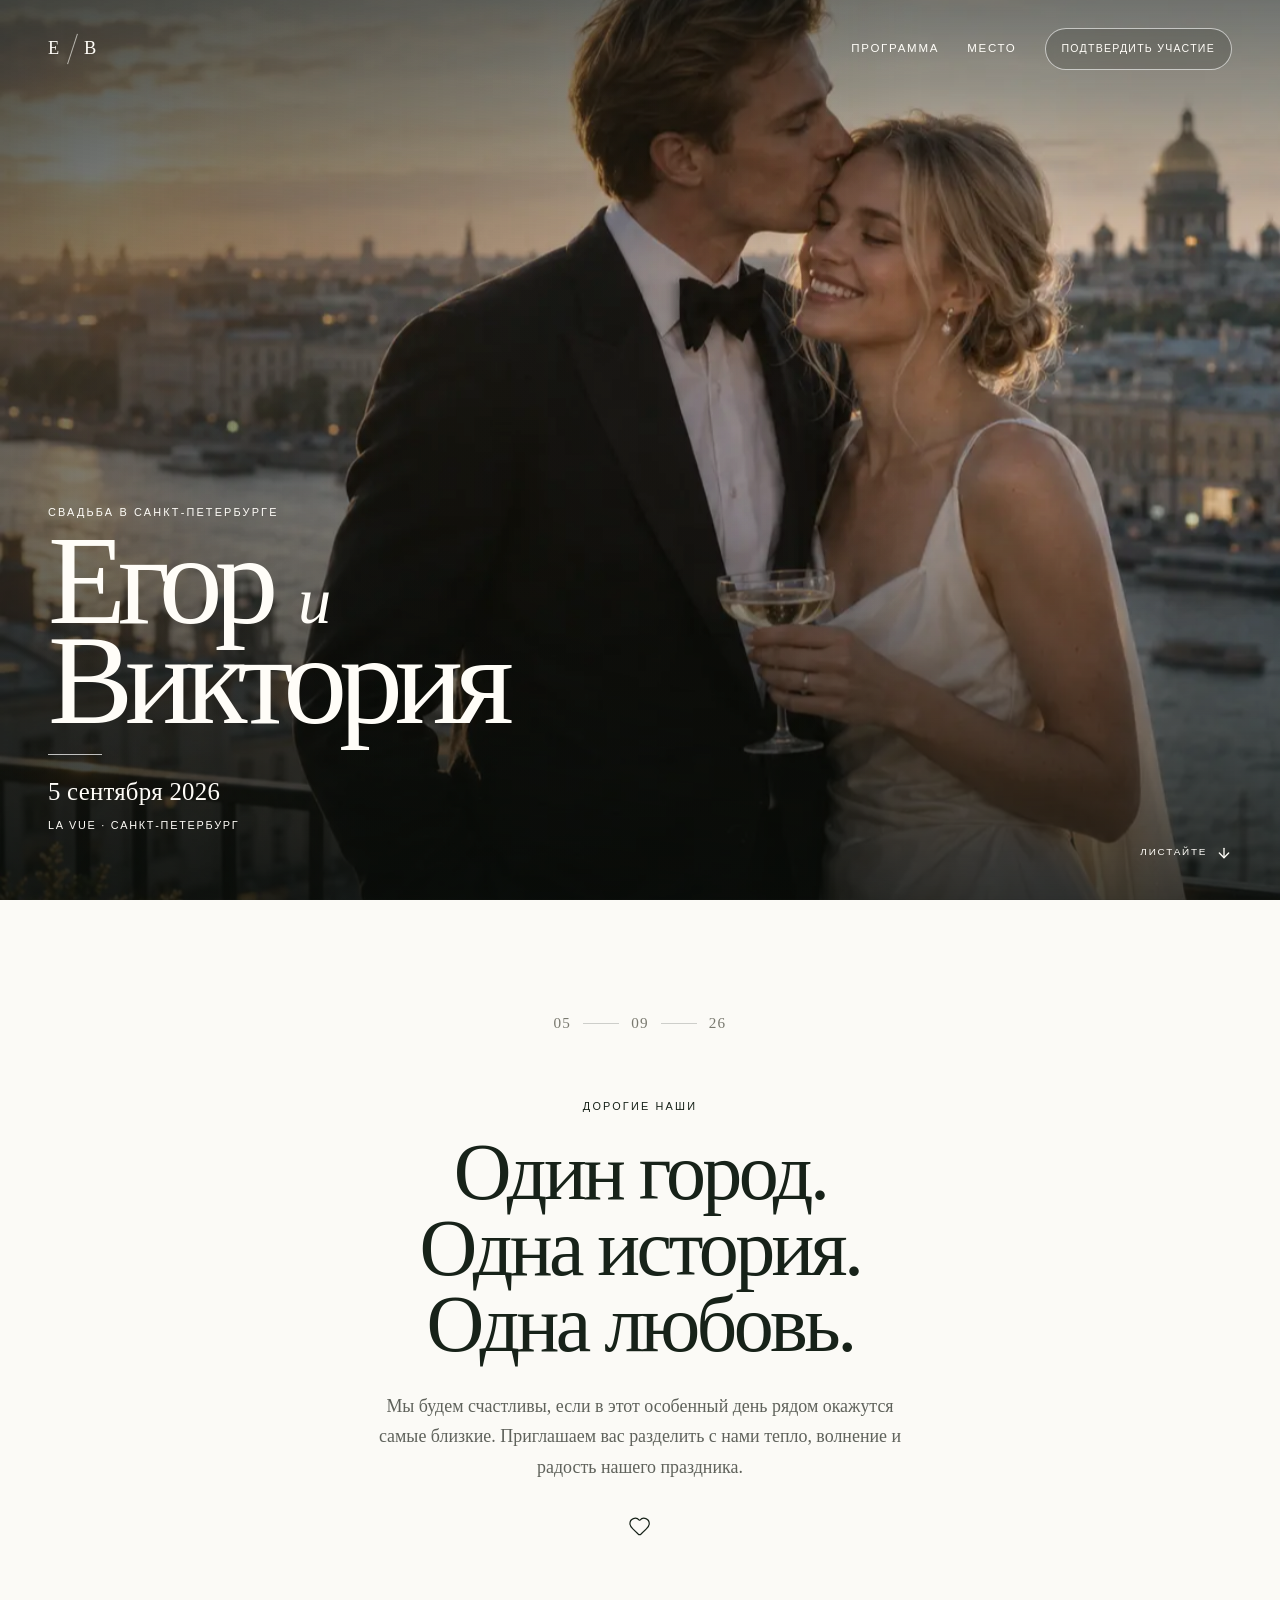
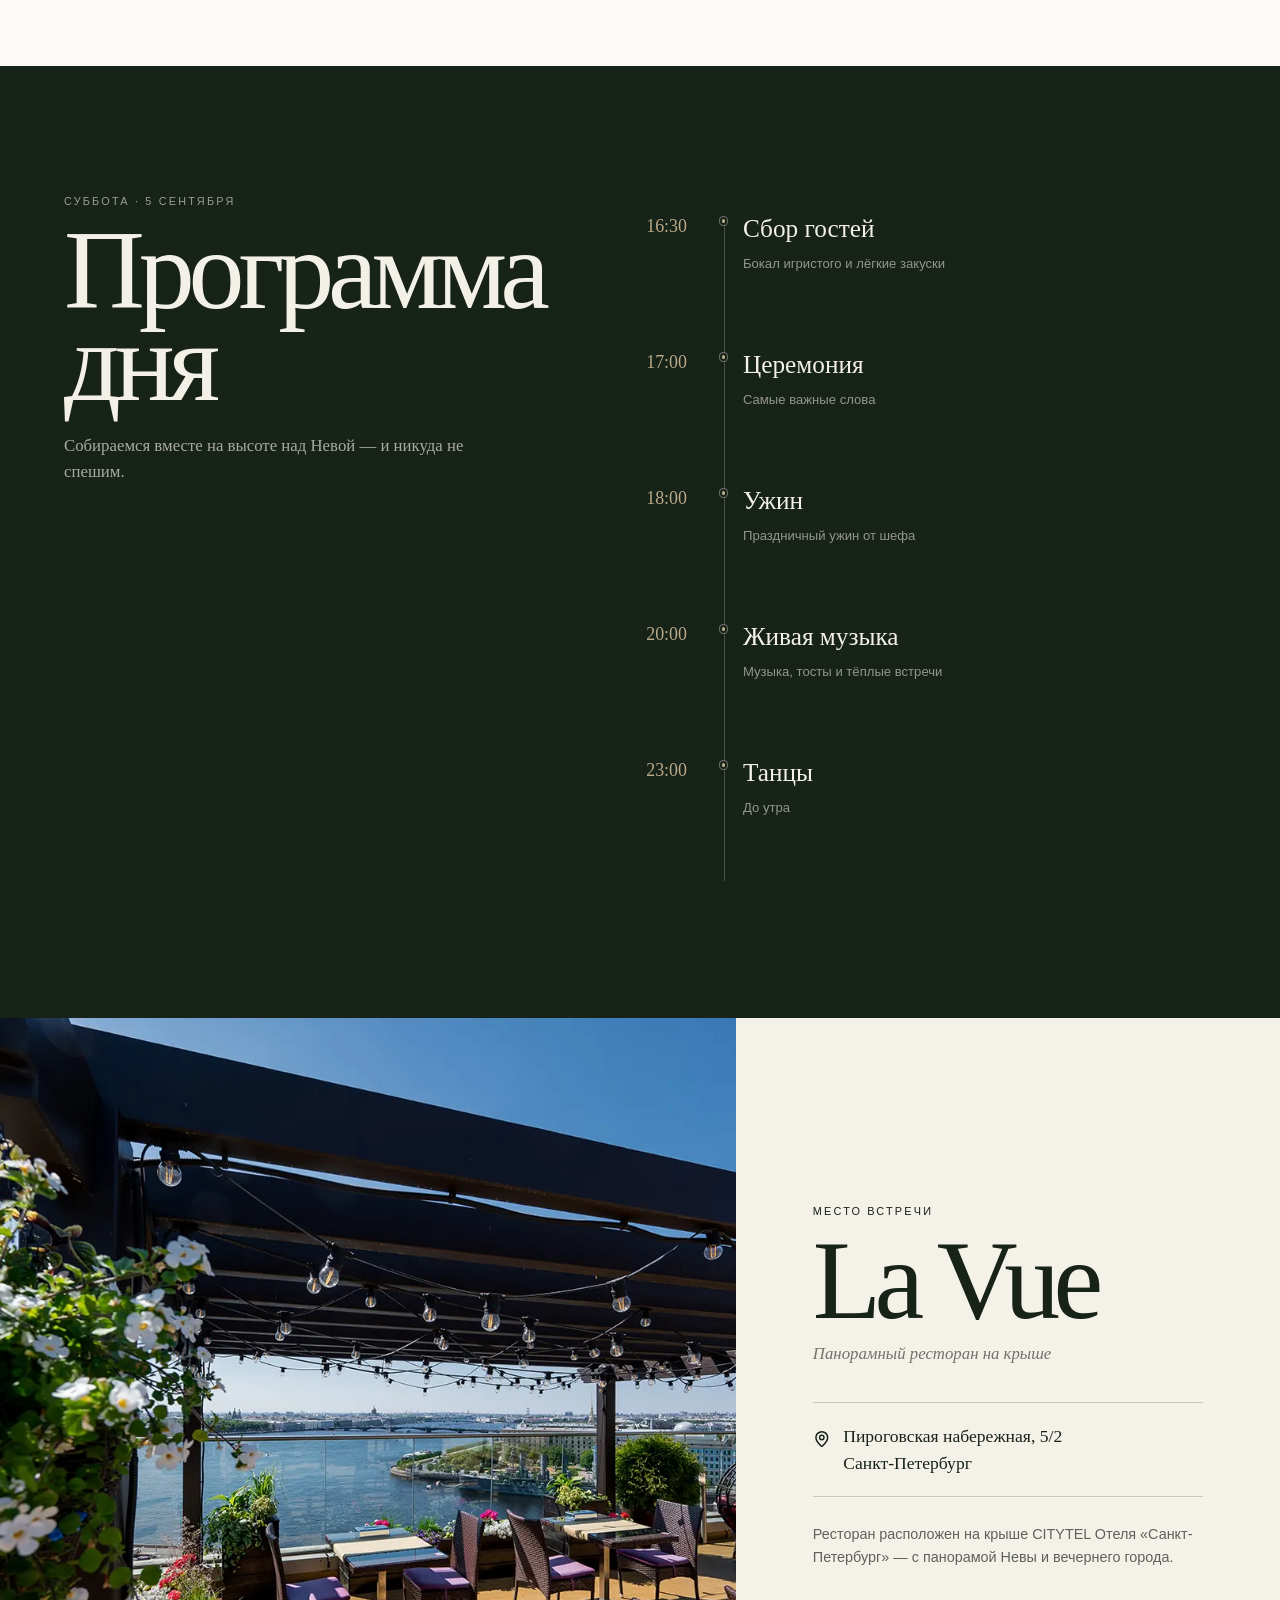
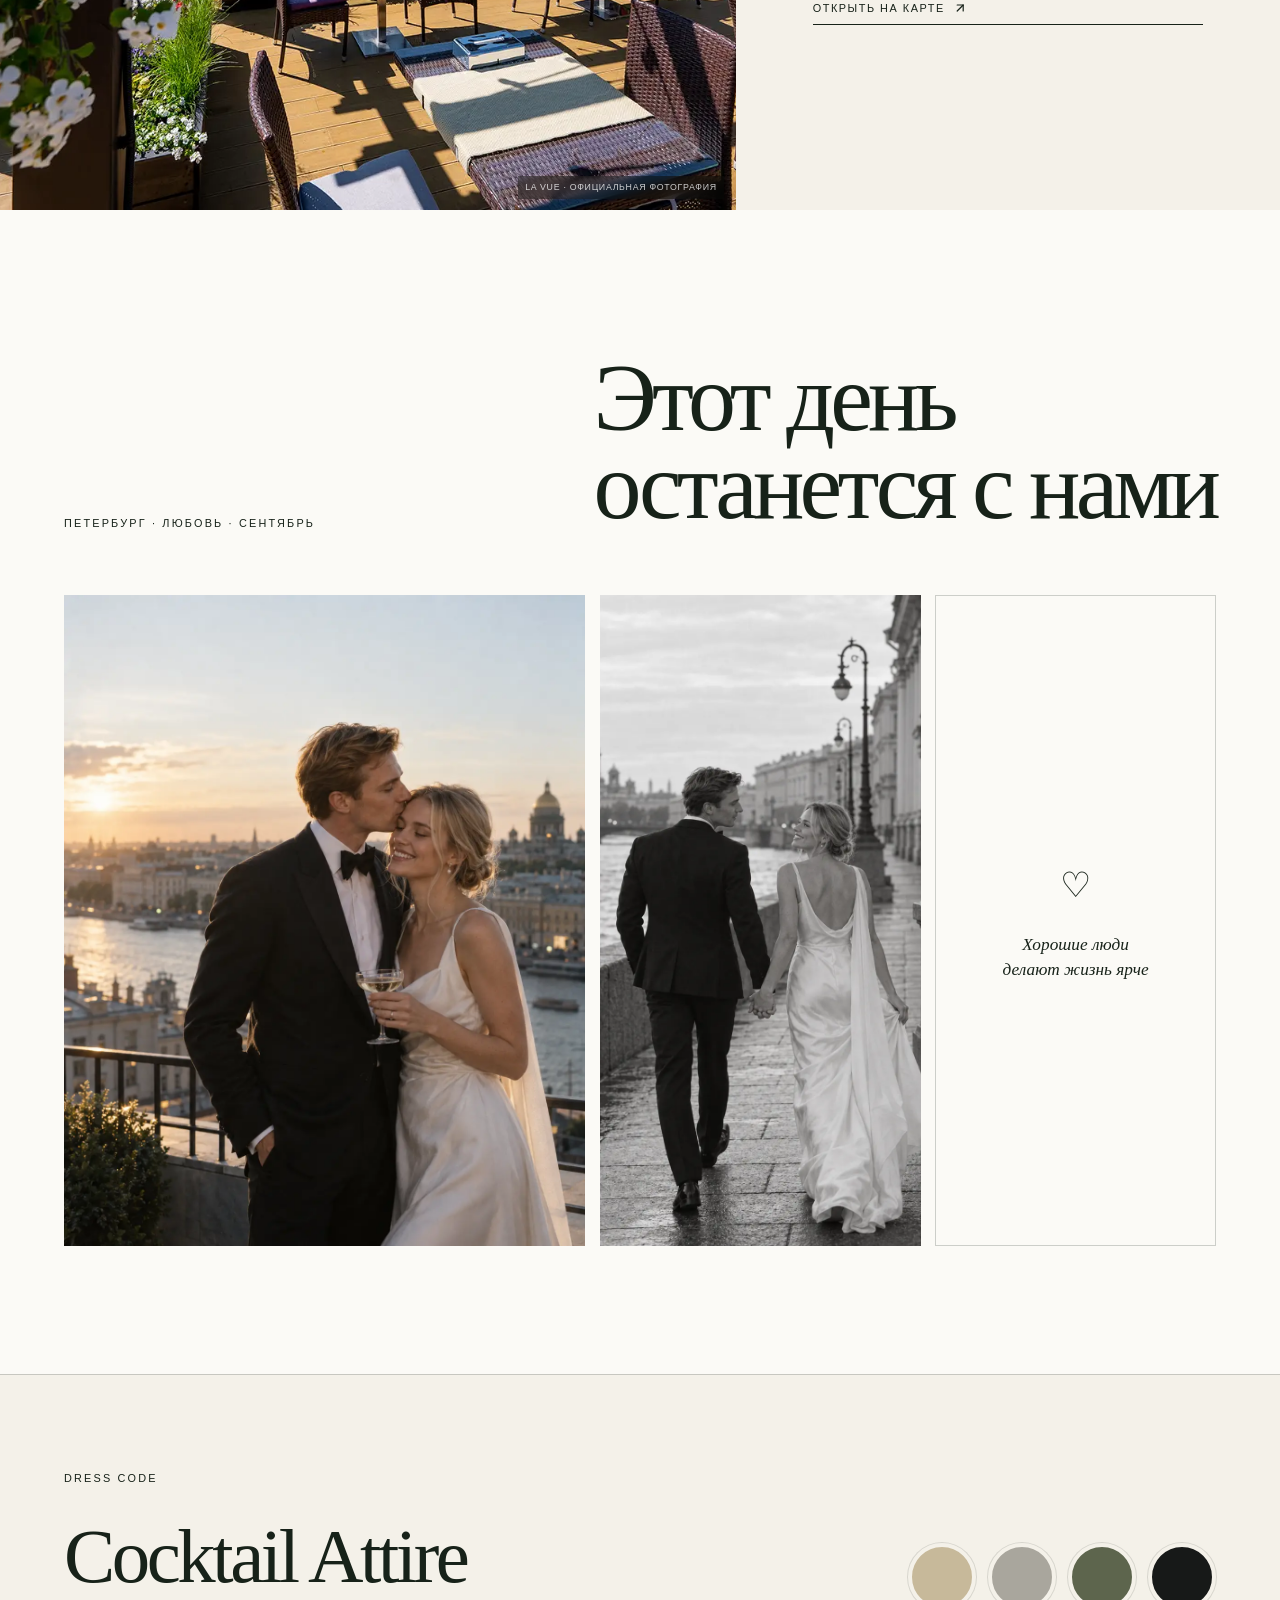
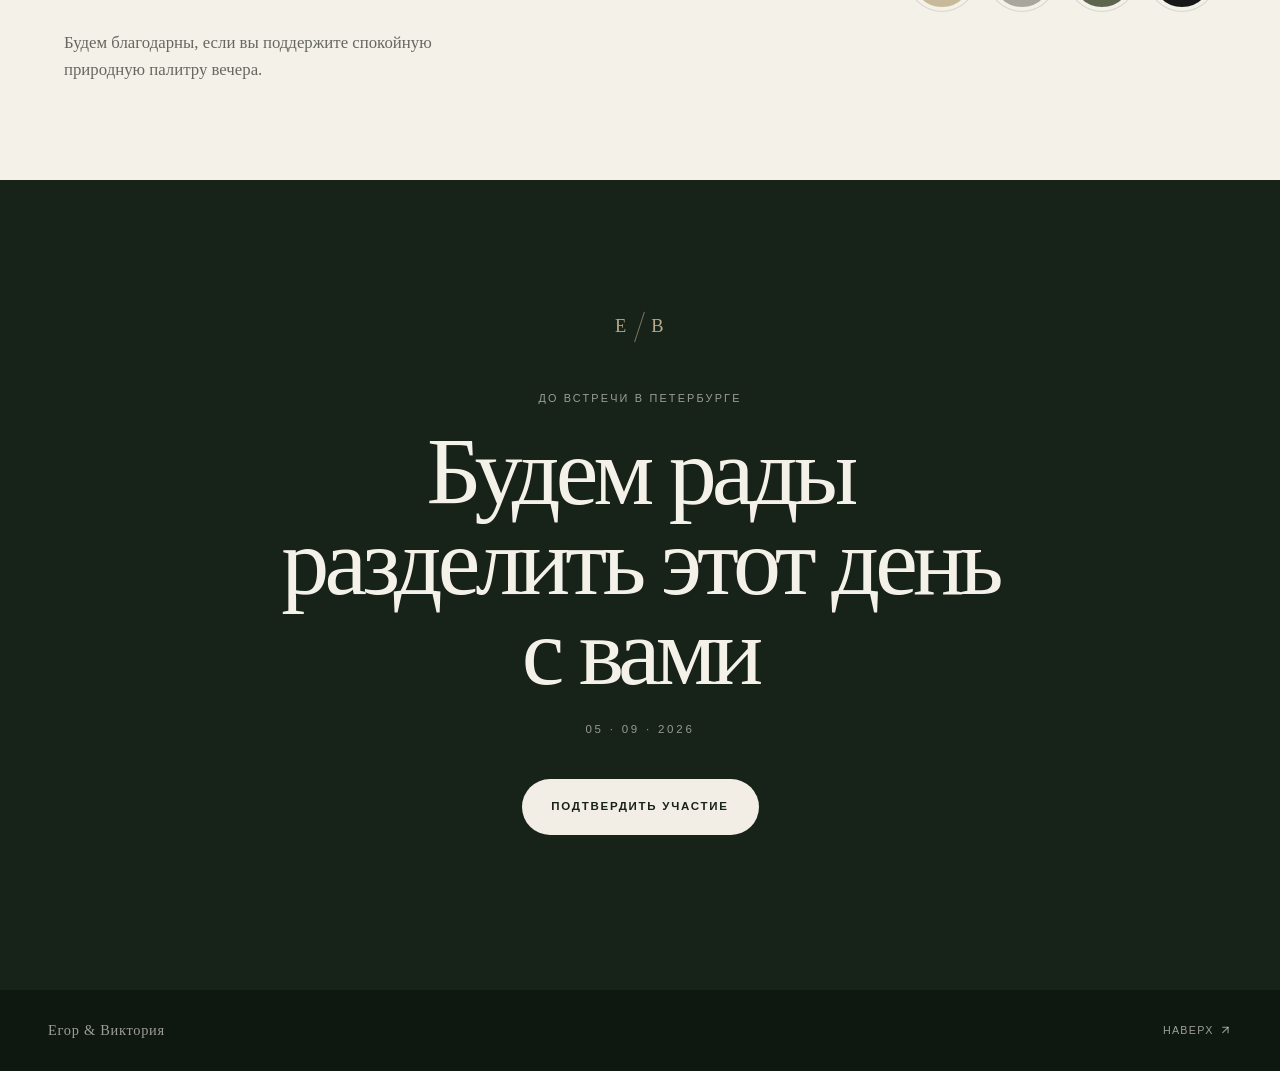
<file: index.html>
<!doctype html>
<html lang="ru">
  <head>
    <meta charset="utf-8" />
    <meta name="viewport" content="width=device-width, initial-scale=1" />
    <link rel="stylesheet" href="./_next/static/css/index.BrYz1V86.css" />
    <link rel="stylesheet" href="./static.css" />
    <title>Егор и Виктория — 5 сентября 2026</title>
    <meta
      name="description"
      content="Приглашение на свадьбу Егора и Виктории в Санкт-Петербурге."
    />
    <link rel="shortcut icon" href="./favicon.svg" />
    <link rel="icon" href="./favicon.svg" />
    <meta name="theme-color" content="#172219" />
  </head>
  <body>
    <main>
      <section class="hero" id="home" aria-labelledby="hero-title">
        <div class="hero-media" aria-hidden="true">
          <img
            src="./images/egor-viktoria-hero.webp"
            alt=""
            fetchpriority="high"
          />
        </div>
        <div class="hero-shade" aria-hidden="true"></div>
        <nav class="hero-nav" aria-label="Главная навигация">
          <a href="#home" aria-label="В начало"
            ><span class="monogram" aria-label="Егор и Виктория"
              ><span>Е</span><i aria-hidden="true"></i><span>В</span></span
            ></a
          >
          <div class="nav-links">
            <a href="#program">Программа</a><a href="#place">Место</a
            ><button type="button">Подтвердить участие</button>
          </div>
        </nav>
        <div class="hero-copy">
          <p class="eyebrow">Свадьба в Санкт-Петербурге</p>
          <h1 id="hero-title">Егор <span>и</span> Виктория</h1>
          <div class="hero-rule" aria-hidden="true"></div>
          <p class="hero-date">5 сентября 2026</p>
          <p class="hero-place">La Vue · Санкт-Петербург</p>
        </div>
        <a class="scroll-cue" href="#story"
          ><span>Листайте</span
          ><svg
            xmlns="http://www.w3.org/2000/svg"
            width="24"
            height="24"
            viewBox="0 0 24 24"
            fill="none"
            stroke="currentColor"
            stroke-width="2"
            stroke-linecap="round"
            stroke-linejoin="round"
            class="lucide lucide-arrow-down"
            aria-hidden="true"
          >
            <path d="M12 5v14"></path>
            <path d="m19 12-7 7-7-7"></path></svg
        ></a>
      </section>
      <section class="story-section" id="story">
        <div class="story-kicker" data-reveal="true">
          <span>05</span><i></i><span>09</span><i></i><span>26</span>
        </div>
        <div class="story-copy" data-reveal="true">
          <p class="section-label">Дорогие наши</p>
          <h2>Один город.<br />Одна история.<br />Одна любовь.</h2>
          <p>
            Мы будем счастливы, если в этот особенный день рядом окажутся самые
            близкие. Приглашаем вас разделить с нами тепло, волнение и радость
            нашего праздника.
          </p>
          <svg
            xmlns="http://www.w3.org/2000/svg"
            width="24"
            height="24"
            viewBox="0 0 24 24"
            fill="none"
            stroke="currentColor"
            stroke-width="1.25"
            stroke-linecap="round"
            stroke-linejoin="round"
            class="lucide lucide-heart story-heart"
            aria-hidden="true"
          >
            <path
              d="M2 9.5a5.5 5.5 0 0 1 9.591-3.676.56.56 0 0 0 .818 0A5.49 5.49 0 0 1 22 9.5c0 2.29-1.5 4-3 5.5l-5.492 5.313a2 2 0 0 1-3 .019L5 15c-1.5-1.5-3-3.2-3-5.5"
            ></path>
          </svg>
        </div>
      </section>
      <section class="program-section" id="program">
        <div class="program-heading" data-reveal="true">
          <p class="section-label light">Суббота · 5 сентября</p>
          <h2>Программа<br />дня</h2>
          <p class="program-intro">
            Собираемся вместе на высоте над Невой — и никуда не спешим.
          </p>
        </div>
        <ol class="timeline" aria-label="Программа свадебного дня">
          <li data-reveal="true" style="--delay: 0ms">
            <time>16:30</time
            ><span class="timeline-dot" aria-hidden="true"></span>
            <div>
              <h3>Сбор гостей</h3>
              <p>Бокал игристого и лёгкие закуски</p>
            </div>
          </li>
          <li data-reveal="true" style="--delay: 70ms">
            <time>17:00</time
            ><span class="timeline-dot" aria-hidden="true"></span>
            <div>
              <h3>Церемония</h3>
              <p>Самые важные слова</p>
            </div>
          </li>
          <li data-reveal="true" style="--delay: 140ms">
            <time>18:00</time
            ><span class="timeline-dot" aria-hidden="true"></span>
            <div>
              <h3>Ужин</h3>
              <p>Праздничный ужин от шефа</p>
            </div>
          </li>
          <li data-reveal="true" style="--delay: 210ms">
            <time>20:00</time
            ><span class="timeline-dot" aria-hidden="true"></span>
            <div>
              <h3>Живая музыка</h3>
              <p>Музыка, тосты и тёплые встречи</p>
            </div>
          </li>
          <li data-reveal="true" style="--delay: 280ms">
            <time>23:00</time
            ><span class="timeline-dot" aria-hidden="true"></span>
            <div>
              <h3>Танцы</h3>
              <p>До утра</p>
            </div>
          </li>
        </ol>
      </section>
      <section class="place-section" id="place">
        <div class="place-photo" data-reveal="true">
          <img
            src="./images/la-vue.webp"
            alt="Панорамная терраса ресторана La Vue"
            loading="lazy"
          /><span class="photo-credit">La Vue · официальная фотография</span>
        </div>
        <div class="place-copy" data-reveal="true">
          <p class="section-label">Место встречи</p>
          <h2>La Vue</h2>
          <p class="place-type">Панорамный ресторан на крыше</p>
          <address>
            <svg
              xmlns="http://www.w3.org/2000/svg"
              width="24"
              height="24"
              viewBox="0 0 24 24"
              fill="none"
              stroke="currentColor"
              stroke-width="2"
              stroke-linecap="round"
              stroke-linejoin="round"
              class="lucide lucide-map-pin"
              aria-hidden="true"
            >
              <path
                d="M20 10c0 4.993-5.539 10.193-7.399 11.799a1 1 0 0 1-1.202 0C9.539 20.193 4 14.993 4 10a8 8 0 0 1 16 0"
              ></path>
              <circle cx="12" cy="10" r="3"></circle></svg
            ><span>Пироговская набережная, 5/2<br />Санкт-Петербург</span>
          </address>
          <p class="place-description">
            Ресторан расположен на крыше CITYTEL Отеля «Санкт-Петербург» — с
            панорамой Невы и вечернего города.
          </p>
          <a
            class="text-link"
            href="https://yandex.ru/maps/?text=%D0%A1%D0%B0%D0%BD%D0%BA%D1%82-%D0%9F%D0%B5%D1%82%D0%B5%D1%80%D0%B1%D1%83%D1%80%D0%B3%2C%20%D0%9F%D0%B8%D1%80%D0%BE%D0%B3%D0%BE%D0%B2%D1%81%D0%BA%D0%B0%D1%8F%20%D0%BD%D0%B0%D0%B1%D0%B5%D1%80%D0%B5%D0%B6%D0%BD%D0%B0%D1%8F%2C%205%2F2"
            target="_blank"
            rel="noreferrer"
            >Открыть на карте
            <svg
              xmlns="http://www.w3.org/2000/svg"
              width="24"
              height="24"
              viewBox="0 0 24 24"
              fill="none"
              stroke="currentColor"
              stroke-width="2"
              stroke-linecap="round"
              stroke-linejoin="round"
              class="lucide lucide-arrow-up-right"
              aria-hidden="true"
            >
              <path d="M7 7h10v10"></path>
              <path d="M7 17 17 7"></path></svg
          ></a>
        </div>
      </section>
      <section class="gallery-section" aria-labelledby="gallery-title">
        <div class="gallery-heading" data-reveal="true">
          <p class="section-label">Петербург · Любовь · Сентябрь</p>
          <h2 id="gallery-title">Этот день<br />останется с нами</h2>
        </div>
        <div class="gallery-grid">
          <figure class="gallery-wide" data-reveal="true">
            <img
              src="./images/egor-viktoria-hero.webp"
              alt="Егор и Виктория на террасе над Петербургом"
              loading="lazy"
            />
          </figure>
          <figure class="gallery-tall" data-reveal="true">
            <img
              src="./images/egor-viktoria-embankment.webp"
              alt="Егор и Виктория идут по набережной Санкт-Петербурга"
              loading="lazy"
            />
          </figure>
          <div class="gallery-note" data-reveal="true">
            <span aria-hidden="true">♡</span>
            <p>Хорошие люди<br />делают жизнь ярче</p>
          </div>
        </div>
      </section>
      <section class="dress-section">
        <div data-reveal="true">
          <p class="section-label">Dress code</p>
          <h2>Cocktail Attire</h2>
          <p>
            Будем благодарны, если вы поддержите спокойную природную палитру
            вечера.
          </p>
        </div>
        <div
          class="swatches"
          aria-label="Рекомендуемая цветовая палитра"
          data-reveal="true"
        >
          <span class="swatch champagne" title="Шампань"></span
          ><span class="swatch stone" title="Серый камень"></span
          ><span class="swatch olive" title="Оливковый"></span
          ><span class="swatch black" title="Чёрный"></span>
        </div>
      </section>
      <section class="rsvp-section" id="rsvp">
        <div class="rsvp-monogram" data-reveal="true">
          <span class="monogram" aria-label="Егор и Виктория"
            ><span>Е</span><i aria-hidden="true"></i><span>В</span></span
          >
        </div>
        <p class="section-label light" data-reveal="true">
          До встречи в Петербурге
        </p>
        <h2 data-reveal="true">
          Будем рады<br />разделить этот день<br />с вами
        </h2>
        <p class="rsvp-date" data-reveal="true">05 · 09 · 2026</p>
        <button class="primary-button" type="button" data-reveal="true">
          Подтвердить участие
        </button>
      </section>
      <footer>
        <p>Егор &amp; Виктория</p>
        <a href="#home" aria-label="Вернуться в начало"
          >Наверх
          <svg
            xmlns="http://www.w3.org/2000/svg"
            width="24"
            height="24"
            viewBox="0 0 24 24"
            fill="none"
            stroke="currentColor"
            stroke-width="2"
            stroke-linecap="round"
            stroke-linejoin="round"
            class="lucide lucide-arrow-up-right"
            aria-hidden="true"
          >
            <path d="M7 7h10v10"></path>
            <path d="M7 17 17 7"></path></svg
        ></a>
      </footer>
    </main>
    <button class="mobile-rsvp" type="button">Подтвердить участие</button>
    <div class="dialog-overlay" id="rsvp-overlay" hidden>
      <section
        class="rsvp-dialog"
        role="dialog"
        aria-modal="true"
        aria-labelledby="rsvp-title"
        aria-describedby="rsvp-description"
      >
        <button class="dialog-close" type="button" aria-label="Закрыть">×</button>
        <p class="section-label">RSVP</p>
        <h2 id="rsvp-title">Ваш ответ</h2>
        <p id="rsvp-description">
          Заполните форму — мы подготовим сообщение, которое можно отправить Егору или Виктории.
        </p>
        <form id="rsvp-form">
          <label>
            Ваше имя
            <input type="text" name="guestName" placeholder="Имя и фамилия" autocomplete="name" required />
          </label>
          <label>
            Ваш ответ
            <select name="attendance">
              <option value="yes">Буду с радостью</option>
              <option value="no">К сожалению, не смогу</option>
            </select>
          </label>
          <label>
            Пожелание <span>необязательно</span>
            <textarea name="wish" placeholder="Несколько тёплых слов" rows="3"></textarea>
          </label>
          <button class="dialog-submit" type="submit">Отправить ответ</button>
          <p class="form-status" role="status" hidden></p>
        </form>
      </section>
    </div>
    <script src="./static.js"></script>
    <template id="legacy-next-data">
    <script
      type="module"
      src="/_next/static/chunks/index-SoAnLt26.js"
      id="_R_"
      async=""
    ></script>
    <script>
      ((self[Symbol.for("vinext.navigationRuntime")] ??= {
        bootstrap: { routeManifest: null },
        functions: {},
      }).bootstrap.rsc ??= { rsc: [] }).rsc.push(
        '2:I["74f944bd09a9",[],"Children",1]\n',
      );
    </script>
    <script>
      ((self[Symbol.for("vinext.navigationRuntime")] ??= {
        bootstrap: { routeManifest: null },
        functions: {},
      }).bootstrap.rsc ??= { rsc: [] }).rsc.push(
        '3:I["52529b92208a",[],"GlobalErrorBoundary",1]\n',
      );
    </script>
    <script>
      ((self[Symbol.for("vinext.navigationRuntime")] ??= {
        bootstrap: { routeManifest: null },
        functions: {},
      }).bootstrap.rsc ??= { rsc: [] }).rsc.push(
        '4:I["18ecf746a395",[],"default",1]\n',
      );
    </script>
    <script>
      ((self[Symbol.for("vinext.navigationRuntime")] ??= {
        bootstrap: { routeManifest: null },
        functions: {},
      }).bootstrap.rsc ??= { rsc: [] }).rsc.push(
        '5:I["52529b92208a",[],"ErrorBoundary",1]\n',
      );
    </script>
    <script>
      ((self[Symbol.for("vinext.navigationRuntime")] ??= {
        bootstrap: { routeManifest: null },
        functions: {},
      }).bootstrap.rsc ??= { rsc: [] }).rsc.push(
        '6:I["1b73e8b5fbe4",[],"LayoutSegmentProvider",1]\n',
      );
    </script>
    <script>
      ((self[Symbol.for("vinext.navigationRuntime")] ??= {
        bootstrap: { routeManifest: null },
        functions: {},
      }).bootstrap.rsc ??= { rsc: [] }).rsc.push(
        '7:I["74f944bd09a9",[],"Slot",1]\n',
      );
    </script>
    <script>
      ((self[Symbol.for("vinext.navigationRuntime")] ??= {
        bootstrap: { routeManifest: null },
        functions: {},
      }).bootstrap.rsc ??= { rsc: [] }).rsc.push(
        '8:I["52529b92208a",[],"NotFoundBoundary",1]\n',
      );
    </script>
    <script>
      ((self[Symbol.for("vinext.navigationRuntime")] ??= {
        bootstrap: { routeManifest: null },
        functions: {},
      }).bootstrap.rsc ??= { rsc: [] }).rsc.push(
        '9:I["78579b1089e4",[],"AppRouterScrollTarget",1]\n',
      );
    </script>
    <script>
      ((self[Symbol.for("vinext.navigationRuntime")] ??= {
        bootstrap: { routeManifest: null },
        functions: {},
      }).bootstrap.rsc ??= { rsc: [] }).rsc.push(
        'a:I["52529b92208a",[],"RedirectBoundary",1]\n',
      );
    </script>
    <script>
      ((self[Symbol.for("vinext.navigationRuntime")] ??= {
        bootstrap: { routeManifest: null },
        functions: {},
      }).bootstrap.rsc ??= { rsc: [] }).rsc.push(
        ':HL["/_next/static/css/index.BrYz1V86.css","style"     ]\n',
      );
    </script>
    <script>
      ((self[Symbol.for("vinext.navigationRuntime")] ??= {
        bootstrap: { routeManifest: null },
        functions: {},
      }).bootstrap.rsc ??= { rsc: [] }).rsc.push(
        '0:{"page:/":"$L1","layout:/":[[["$","link","css:/_next/static/css/index.BrYz1V86.css",{"rel":"stylesheet","precedence":"vite-rsc/importer-resources","href":"/_next/static/css/index.BrYz1V86.css","data-rsc-css-href":"/_next/static/css/index.BrYz1V86.css"}],"$undefined"],["$","html",null,{"lang":"ru","children":["$","body",null,{"children":["$","$L2",null,{}]}]}]],"route:/":[[["$","meta",null,{"charSet":"utf-8"}],[["$","title","0",{"children":"Егор и Виктория — 5 сентября 2026"}],["$","meta","1",{"name":"description","content":"Приглашение на свадьбу Егора и Виктории в Санкт-Петербурге."}],["$","link","2",{"data-vinext-streamed-icon":"$undefined","rel":"shortcut icon","href":"/favicon.svg","type":"$undefined","sizes":"$undefined","color":"$undefined","media":"$undefined","fetchPriority":"$undefined"}],["$","link","3",{"data-vinext-streamed-icon":"$undefined","rel":"icon","href":"/favicon.svg","type":"$undefined","sizes":"$undefined","color":"$undefined","media":"$undefined","fetchPriority":"$undefined"}]],[["$","meta","0",{"name":"viewport","content":"width=device-width, initial-scale=1"}],["$","meta","1",{"name":"theme-color","content":"#172219"}]]],["$","$L3",null,{"fallback":"$4","children":["$","$L5",null,{"fallback":"$4","children":["$","$L6",null,{"providerId":"layout:/","segmentMap":{"children":[]},"children":["$","$L7",null,{"id":"layout:/","parallelSlots":"$undefined","children":["$","$L8",null,{"resetKey":"","fallback":[["$","title",null,{"children":"404: This page could not be found."}],["$","div",null,{"style":{"fontFamily":"system-ui,\\"Segoe UI\\",Roboto,Helvetica,Arial,sans-serif,\\"Apple Color Emoji\\",\\"Segoe UI Emoji\\"","height":"100vh","textAlign":"center","display":"flex","flexDirection":"column","alignItems":"center","justifyContent":"center"},"children":["$","div",null,{"children":[["$","style",null,{"dangerouslySetInnerHTML":{"__html":"body{color:#000;background:#fff;margin:0}.next-error-h1{border-right:1px solid rgba(0,0,0,.3)}@media (prefers-color-scheme:dark){body{color:#fff;background:#000}.next-error-h1{border-right:1px solid rgba(255,255,255,.3)}}"}}],["$","h1",null,{"className":"next-error-h1","style":{"display":"inline-block","margin":"0 20px 0 0","padding":"0 23px 0 0","fontSize":24,"fontWeight":500,"verticalAlign":"top","lineHeight":"49px"},"children":404}],["$","div",null,{"style":{"display":"inline-block"},"children":["$","h2",null,{"style":{"fontSize":14,"fontWeight":400,"lineHeight":"49px","margin":0},"children":"This page could not be found."}]}]]}]}]],"children":["$","$L9",null,{"children":["$","$La",null,{"children":[["$","$L6",null,{"providerId":"page:/","segmentMap":{"children":["__PAGE__"]},"children":["$","$L7",null,{"id":"page:/"}]}],null]}]}]}]}]}]}]}],null,null],"__route":"route:/","__interceptionContext":null,"__layoutIds":["layout:/"],"__rootLayout":"/","__bfcacheSegmentIdentities":{"layout:/":"[\\"layout\\",\\"layout:/\\",\\"root-boundary:/\\",\\"\\"]","page:/":"[\\"page\\",\\"page:/\\",\\"root-boundary:/\\",\\"\\"]"},"__srcPage":["page"],"__layoutFlags":{"layout:/":"s"},"__artifactCompatibility":{"schemaVersion":1,"graphVersion":"app-route-graph:1177fd80f83fa7b0","deploymentVersion":"fe08b852-78ee-4b3e-a4c8-b0da1aecb095","appElementsSchemaVersion":1,"rscPayloadSchemaVersion":1,"rootBoundaryId":"/","renderEpoch":null},"__dynamicStaleTime":0}\n',
      );
    </script>
    <script>
      ((self[Symbol.for("vinext.navigationRuntime")] ??= {
        bootstrap: { routeManifest: null },
        functions: {},
      }).bootstrap.rsc ??= { rsc: [] }).rsc.push(
        'b:I["6efdf509a785",[],"default",1]\n',
      );
    </script>
    <script>
      ((self[Symbol.for("vinext.navigationRuntime")] ??= {
        bootstrap: { routeManifest: null },
        functions: {},
      }).bootstrap.rsc ??= { rsc: [] }).rsc.push(
        '1:["$","$Lb",null,{"params":"$@c","searchParams":"$@d"}]\n',
      );
    </script>
    <script>
      ((self[Symbol.for("vinext.navigationRuntime")] ??= {
        bootstrap: { routeManifest: null },
        functions: {},
      }).bootstrap.rsc ??= { rsc: [] }).rsc.push("c:{}\n");
    </script>
    <script>
      ((self[Symbol.for("vinext.navigationRuntime")] ??= {
        bootstrap: { routeManifest: null },
        functions: {},
      }).bootstrap.rsc ??= { rsc: [] }).rsc.push("d:{}\n");
    </script>
    <script>
      Object.assign(
        ((self[Symbol.for("vinext.navigationRuntime")] ??= {
          bootstrap: { routeManifest: null },
          functions: {},
        }).bootstrap.rsc ??= { rsc: [] }),
        { initialCacheKind: "dynamic", dynamicStaleTimeSeconds: 0 },
      );
      ((self[Symbol.for("vinext.navigationRuntime")] ??= {
        bootstrap: { routeManifest: null },
        functions: {},
      }).bootstrap.rsc ??= { rsc: [] }).done = true;
    </script>
    <script>
      (function () {
        function c() {
          var b =
            a.contentDocument || (a.contentWindow && a.contentWindow.document);
          if (b) {
            var d = b.createElement("script");
            d.innerHTML =
              "window.__CF$cv$params={r:'a3c29f574d5149d8',t:'MTc4OTU5MDU1Nw=='};var a=document.createElement('script');a.src='/cdn-cgi/challenge-platform/scripts/jsd/main.js';document.getElementsByTagName('head')[0].appendChild(a);";
            b.getElementsByTagName("head")[0].appendChild(d);
          }
        }
        if (document.body) {
          var a = document.createElement("iframe");
          a.height = 1;
          a.width = 1;
          a.style.position = "absolute";
          a.style.top = 0;
          a.style.left = 0;
          a.style.border = "none";
          a.style.visibility = "hidden";
          document.body.appendChild(a);
          if ("loading" !== document.readyState) c();
          else if (window.addEventListener)
            document.addEventListener("DOMContentLoaded", c);
          else {
            var e = document.onreadystatechange || function () {};
            document.onreadystatechange = function (b) {
              e(b);
              "loading" !== document.readyState &&
                ((document.onreadystatechange = e), c());
            };
          }
        }
      })();
    </script>
    </template>
  </body>
</html>
</file>
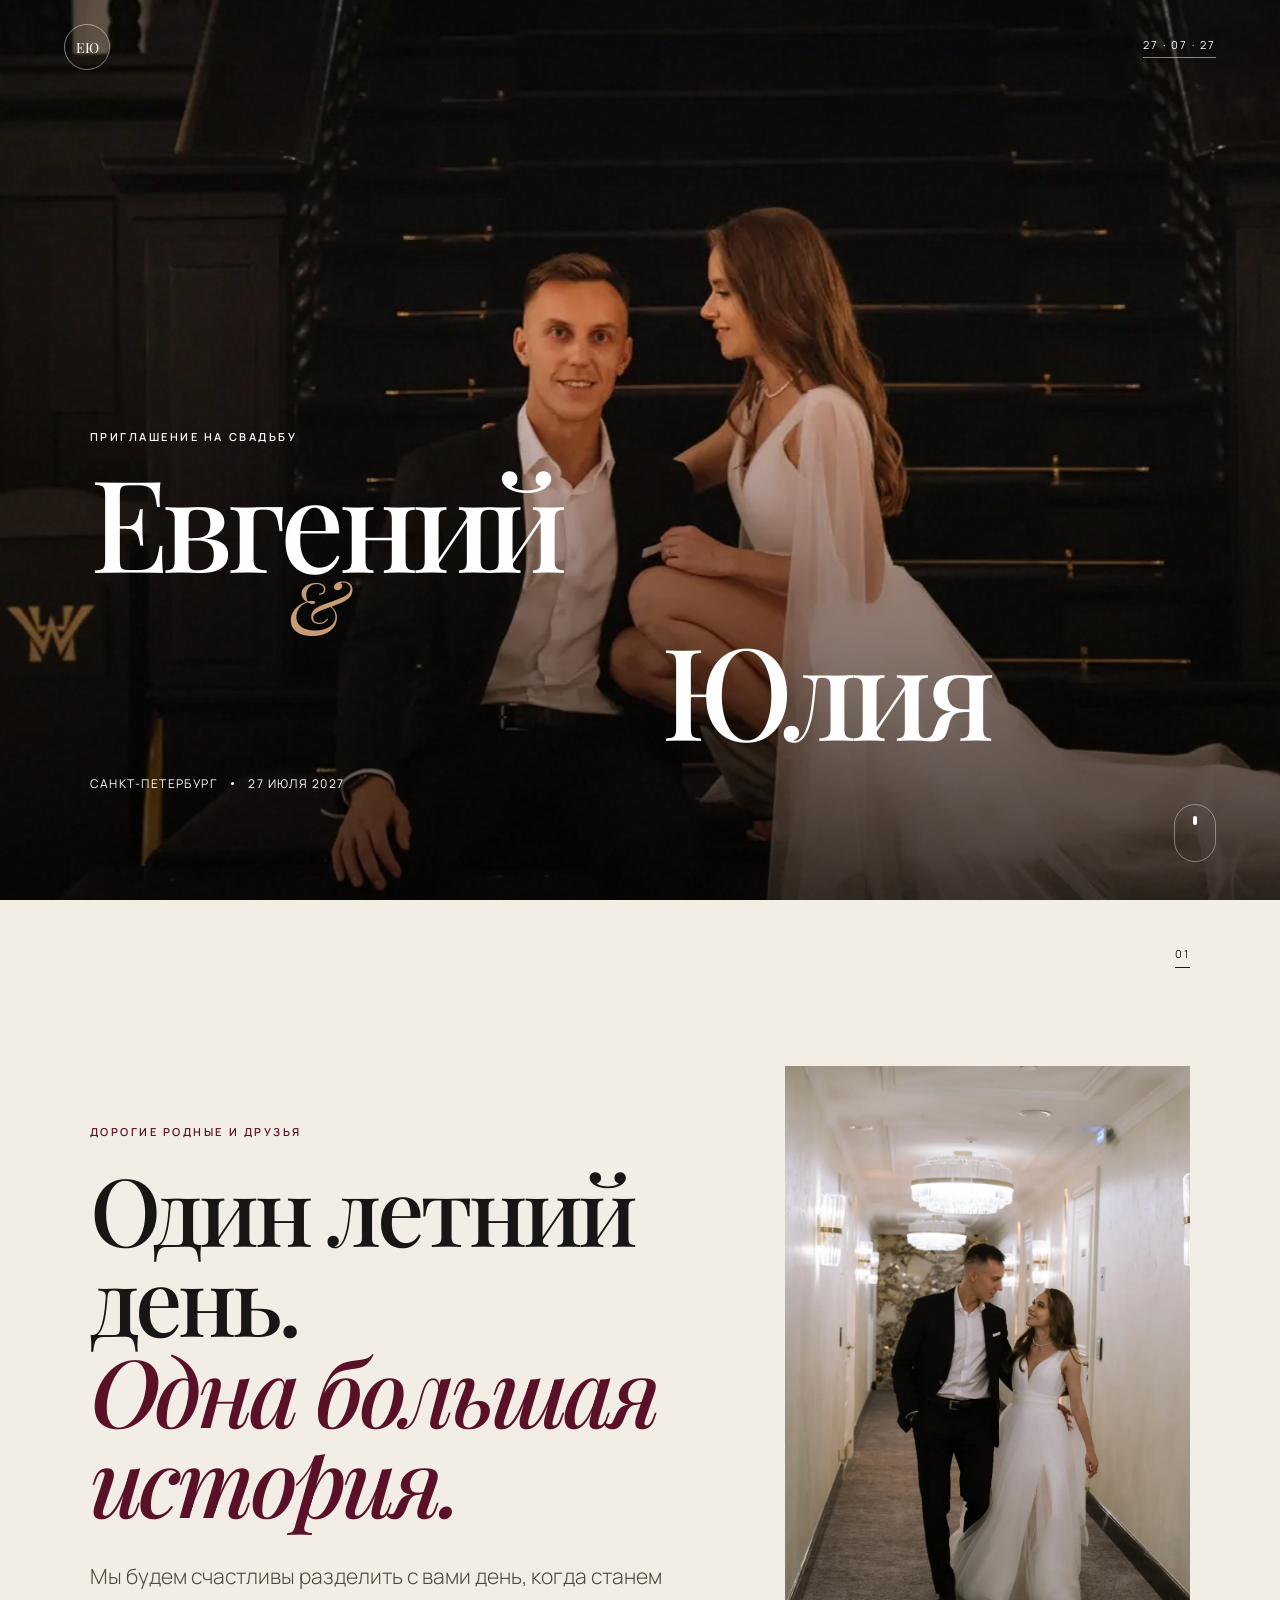
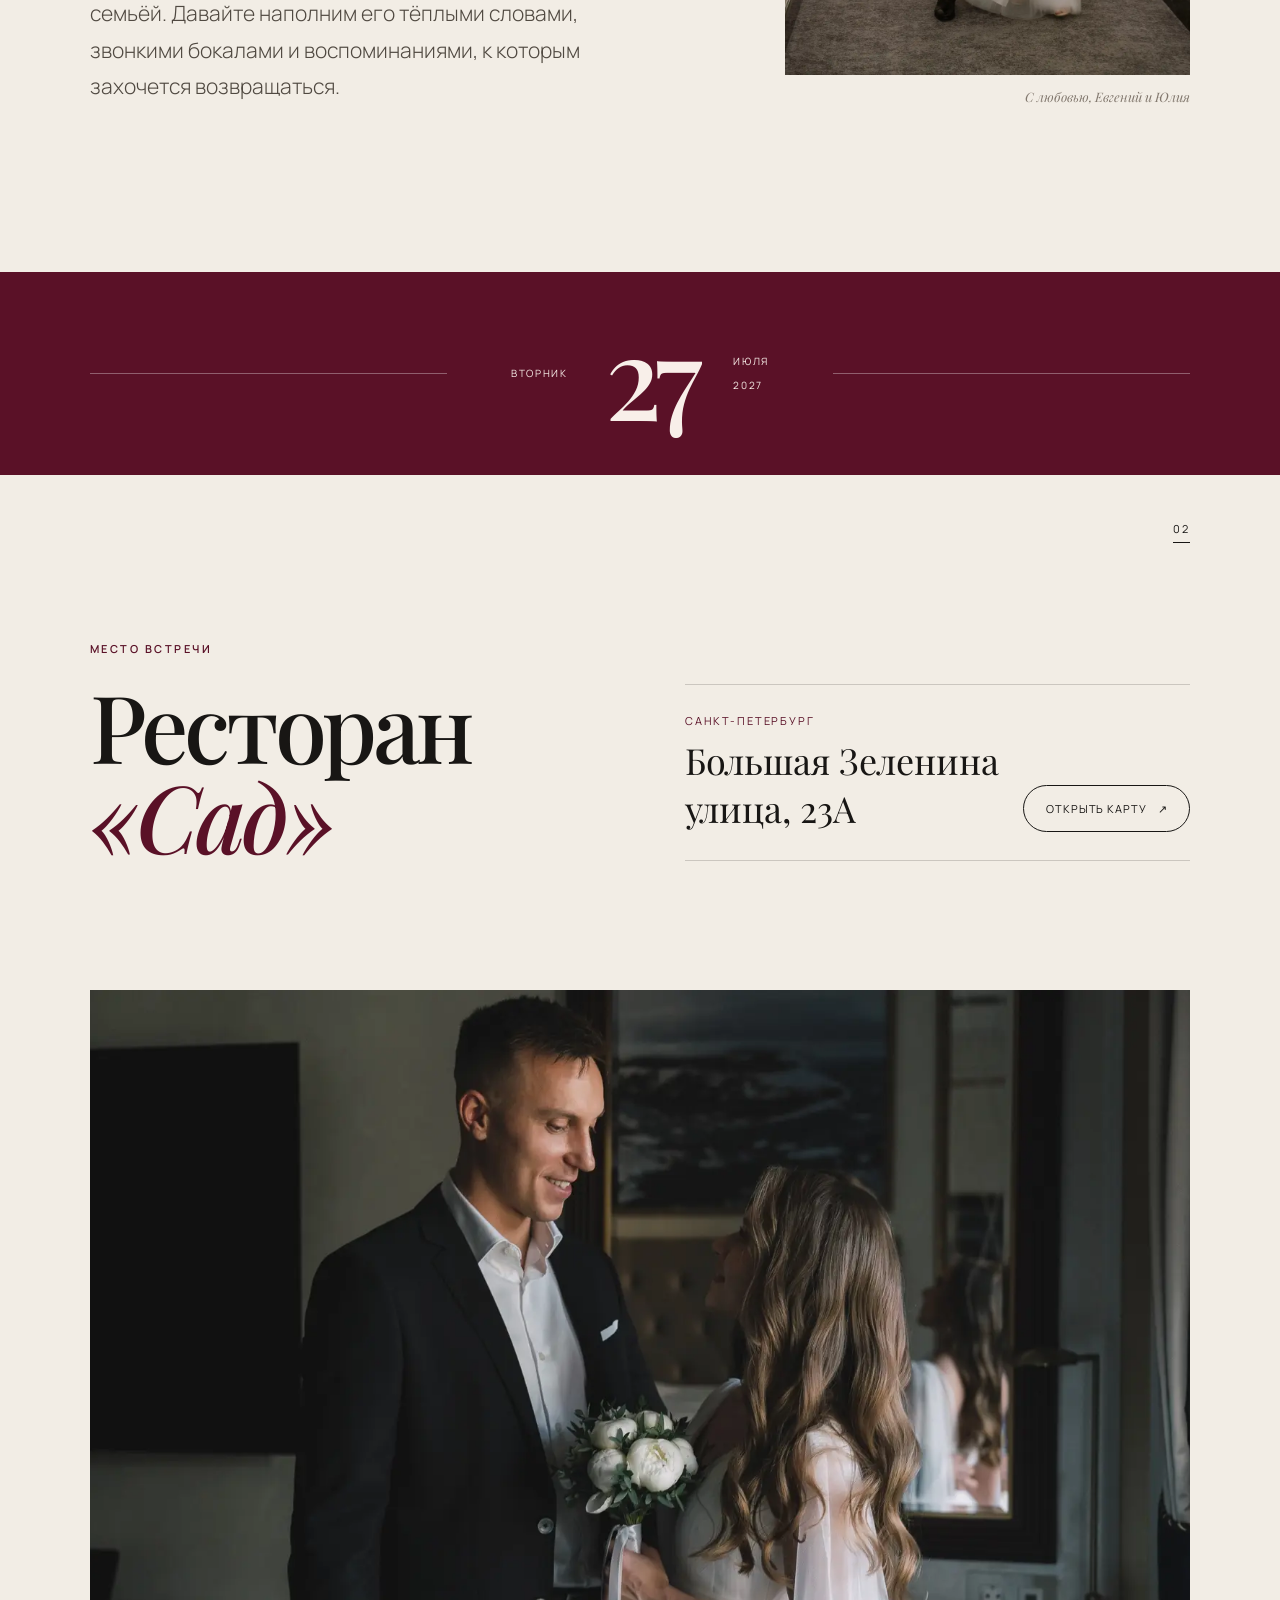
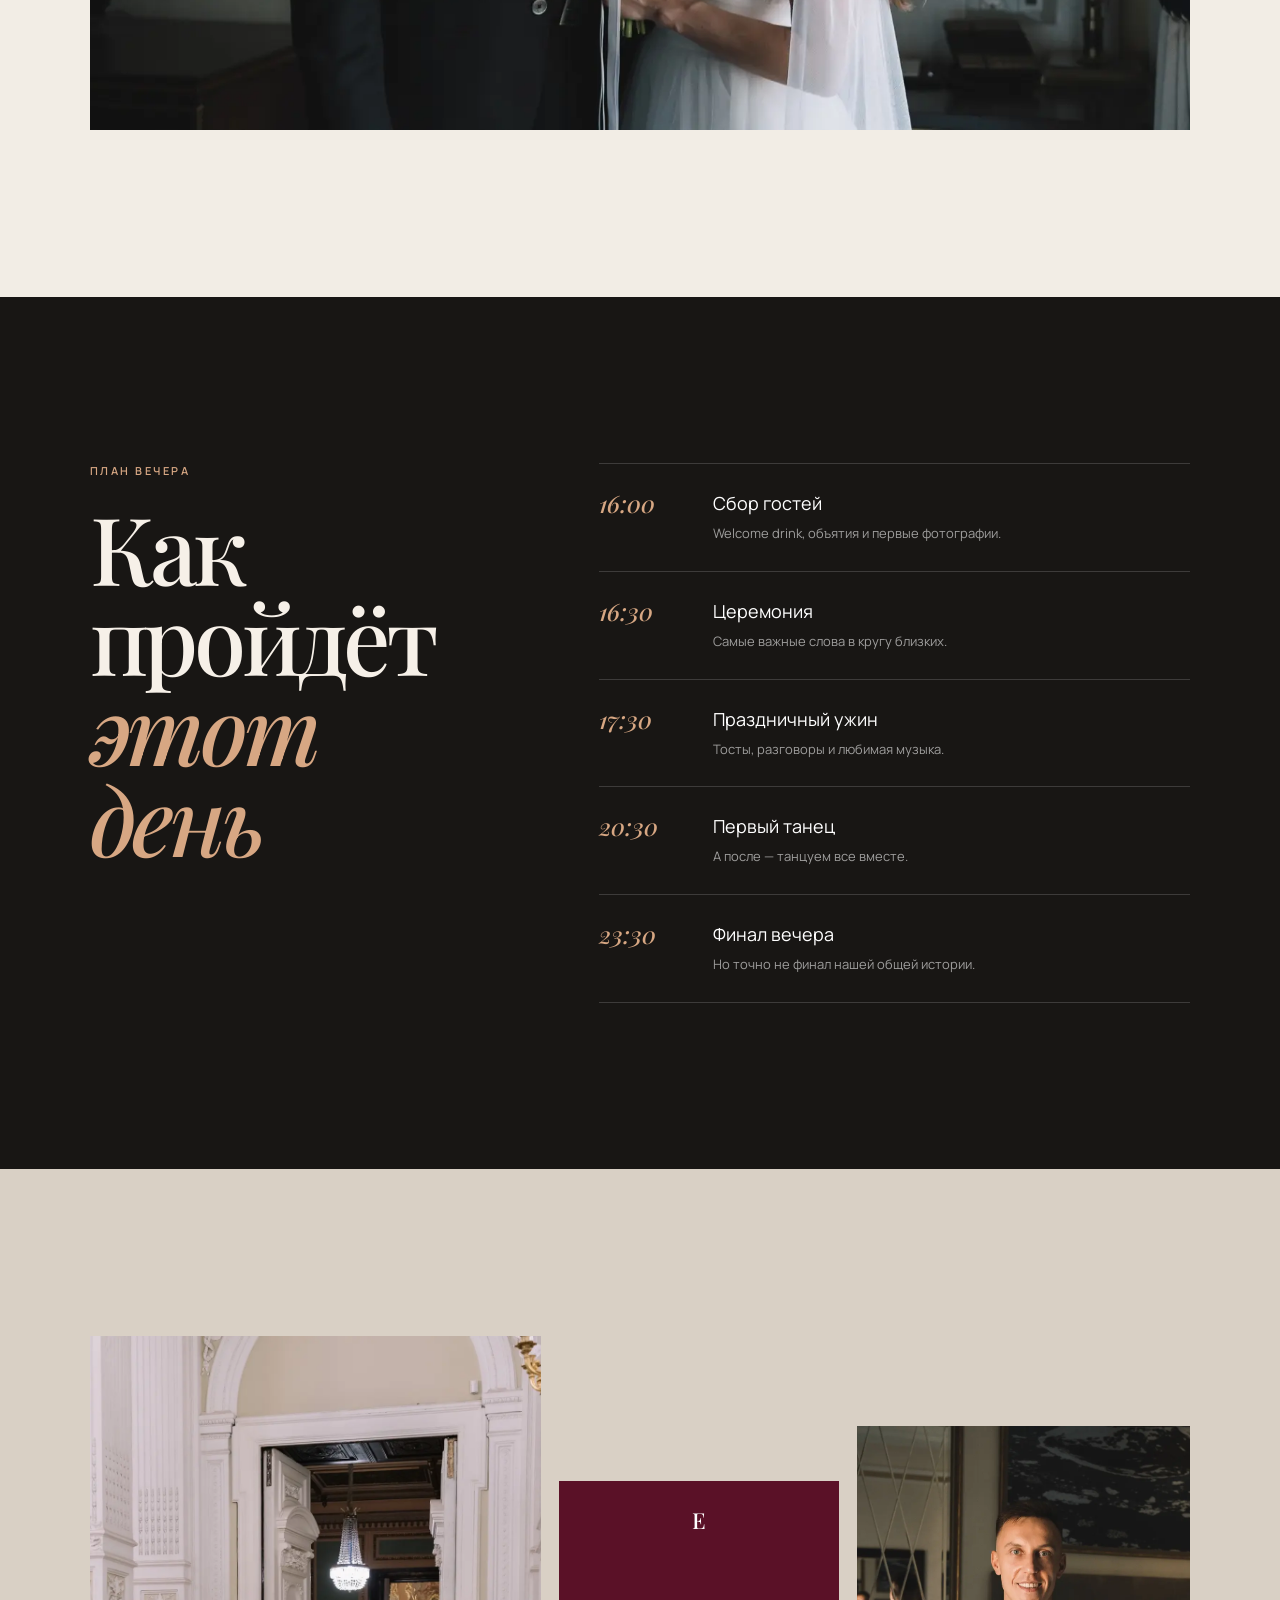
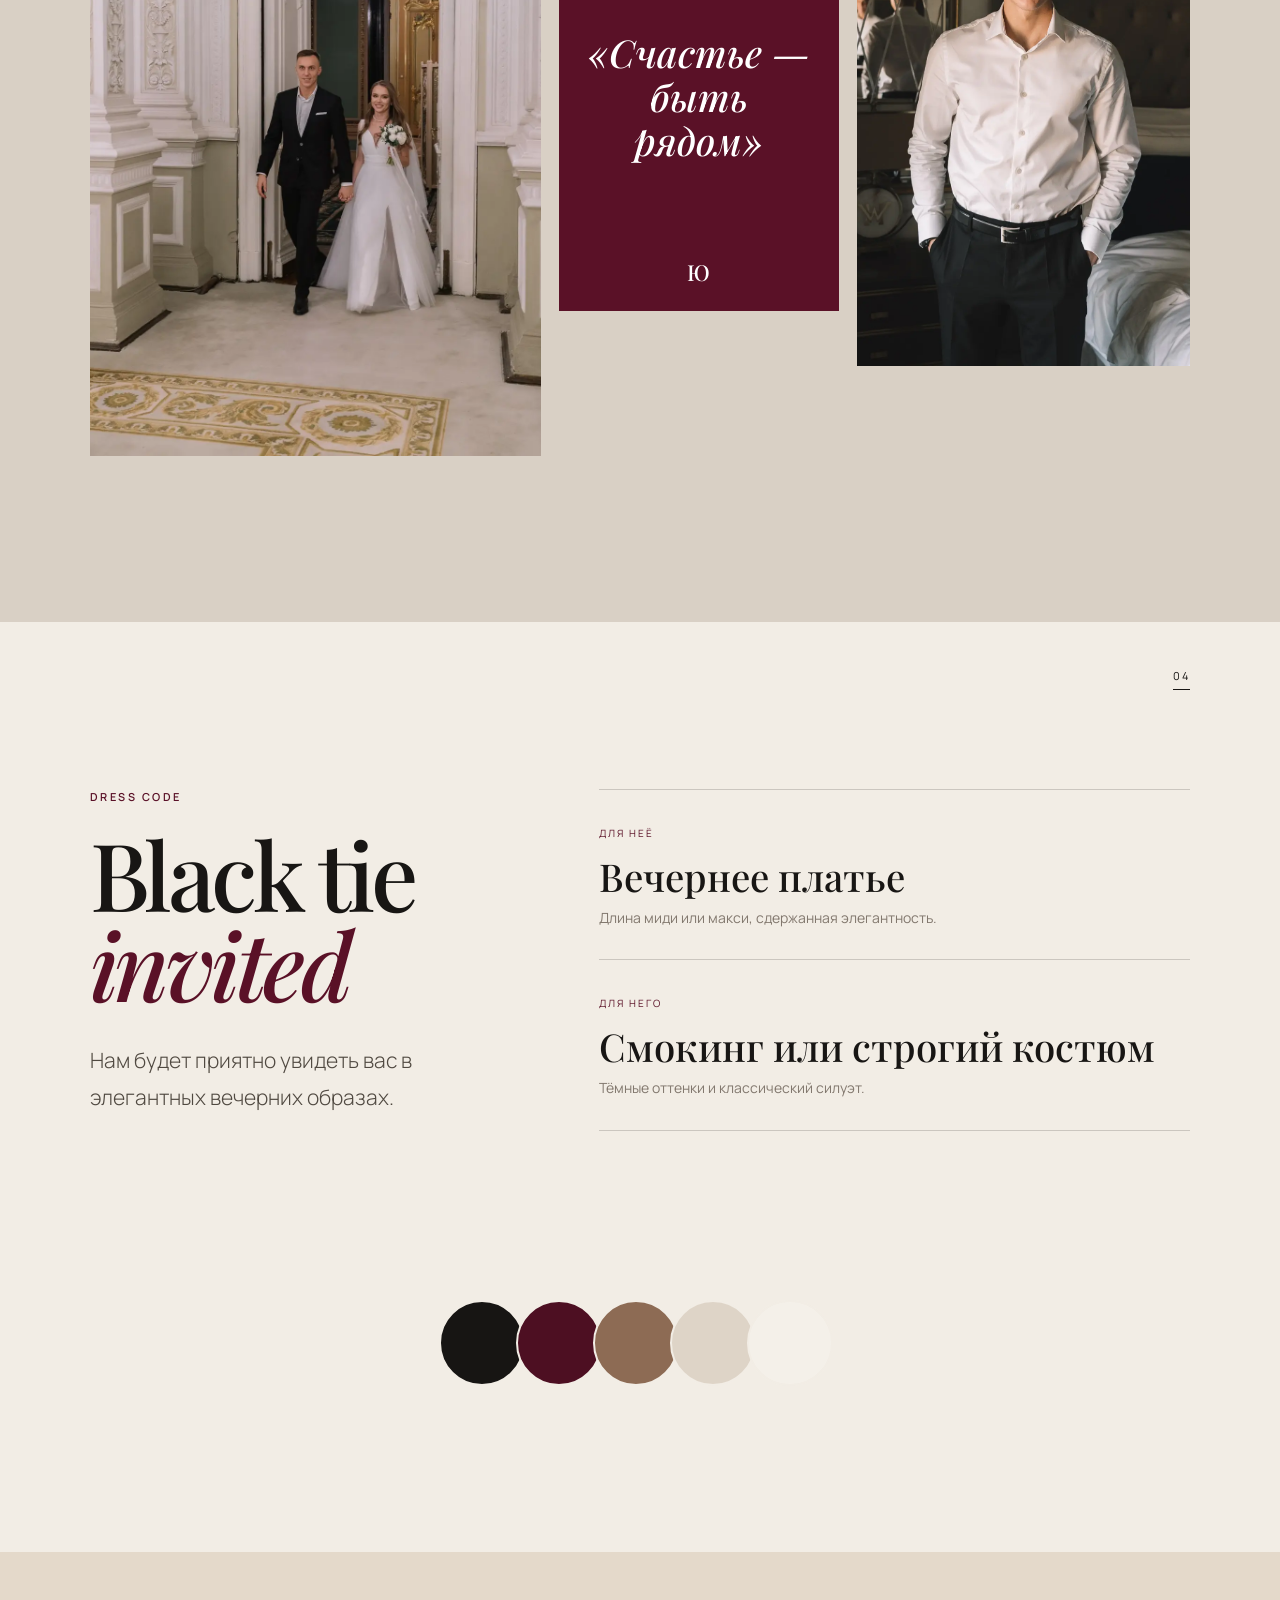
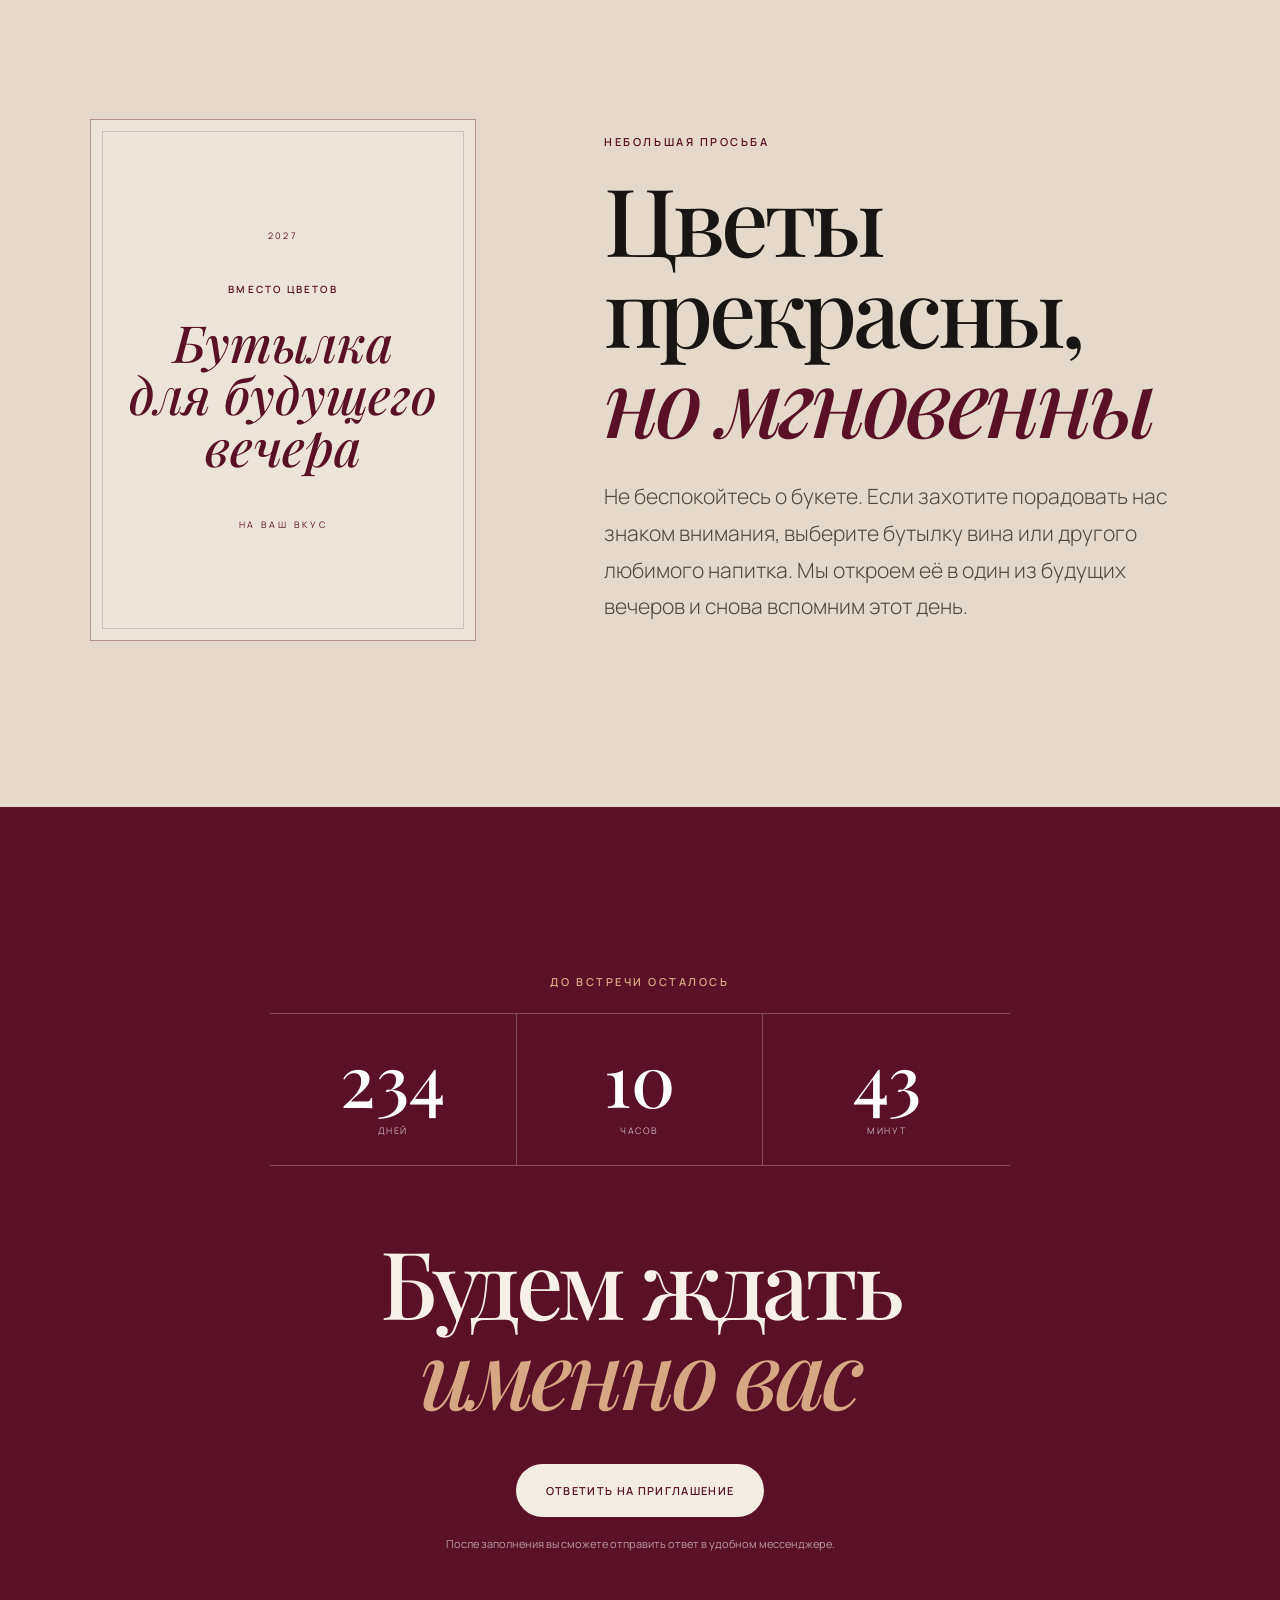
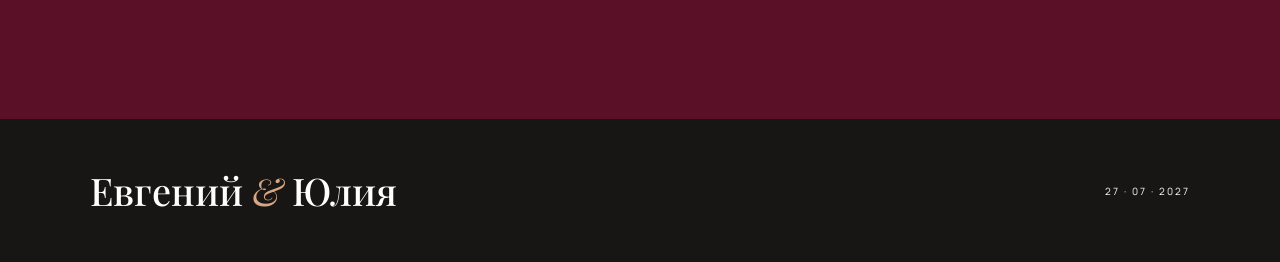
<file: 270727-ey/index.html>
<!doctype html>
<html lang="ru">
<head>
  <meta charset="utf-8">
  <meta name="viewport" content="width=device-width, initial-scale=1, viewport-fit=cover">
  <meta name="theme-color" content="#181614">
  <meta name="robots" content="noindex,nofollow,noarchive">
  <meta name="description" content="Приглашение на свадьбу Евгения и Юлии — 27 июля 2027 года, Санкт-Петербург.">
  <title>Евгений & Юлия — 27.07.2027</title>
  <link rel="preconnect" href="https://fonts.googleapis.com">
  <link rel="preconnect" href="https://fonts.gstatic.com" crossorigin>
  <link href="https://fonts.googleapis.com/css2?family=Inter:wght@300;400;500;600&family=Manrope:wght@300;400;500&family=Playfair+Display:ital,wght@0,500;1,500&display=swap" rel="stylesheet">
  <link rel="stylesheet" href="styles.css">
</head>
<body>
  <div class="grain" aria-hidden="true"></div>

  <header class="hero" id="top">
    <img class="hero__photo" src="images/staircase.webp" alt="Евгений и Юлия" fetchpriority="high">
    <div class="hero__shade"></div>
    <nav class="nav" aria-label="Навигация">
      <a class="monogram" href="#top" aria-label="В начало">ЕЮ</a>
      <a class="nav__date" href="#details">27 · 07 · 27</a>
    </nav>
    <div class="hero__content">
      <p class="eyebrow reveal">Приглашение на свадьбу</p>
      <h1 class="hero__names reveal"><span>Евгений</span><i>&</i><span>Юлия</span></h1>
      <div class="hero__meta reveal">
        <span>Санкт-Петербург</span>
        <span class="dot"></span>
        <span>27 июля 2027</span>
      </div>
    </div>
    <a class="scroll-cue" href="#invitation" aria-label="Листать вниз"><span></span></a>
  </header>

  <main>
    <section class="intro section" id="invitation">
      <div class="section__number reveal">01</div>
      <div class="intro__copy">
        <p class="kicker reveal">Дорогие родные и друзья</p>
        <h2 class="display reveal">Один летний день.<br><em>Одна большая история.</em></h2>
        <p class="lead reveal">Мы будем счастливы разделить с вами день, когда станем семьёй. Давайте наполним его тёплыми словами, звонкими бокалами и воспоминаниями, к которым захочется возвращаться.</p>
      </div>
      <figure class="portrait portrait--tall reveal">
        <img src="images/corridor.webp" alt="Евгений и Юлия идут по коридору" loading="lazy">
        <figcaption>С любовью, Евгений и Юлия</figcaption>
      </figure>
    </section>

    <section class="date-band" aria-label="Дата свадьбы">
      <div class="date-band__line"></div>
      <div class="date-band__content reveal">
        <span>Вторник</span>
        <strong>27</strong>
        <div><span>Июля</span><span>2027</span></div>
      </div>
      <div class="date-band__line"></div>
    </section>

    <section class="details section" id="details">
      <div class="section__number reveal">02</div>
      <div class="details__heading">
        <p class="kicker reveal">Место встречи</p>
        <h2 class="display reveal">Ресторан<br><em>«Сад»</em></h2>
      </div>
      <div class="details__card reveal">
        <div>
          <p class="details__city">Санкт-Петербург</p>
          <p class="details__address">Большая Зеленина улица, 23А</p>
        </div>
        <a class="outline-button" href="https://yandex.ru/maps/?text=%D0%A1%D0%B0%D0%B4%20%D0%91%D0%BE%D0%BB%D1%8C%D1%88%D0%B0%D1%8F%20%D0%97%D0%B5%D0%BB%D0%B5%D0%BD%D0%B8%D0%BD%D0%B0%2023%D0%90%20%D0%A1%D0%B0%D0%BD%D0%BA%D1%82-%D0%9F%D0%B5%D1%82%D0%B5%D1%80%D0%B1%D1%83%D1%80%D0%B3" target="_blank" rel="noopener">Открыть карту <span>↗</span></a>
      </div>
      <figure class="wide-photo reveal">
        <img src="images/close-up.webp" alt="Евгений и Юлия" loading="lazy">
      </figure>
    </section>

    <section class="schedule section">
      <div class="section__number section__number--light reveal">03</div>
      <div class="schedule__heading">
        <p class="kicker kicker--light reveal">План вечера</p>
        <h2 class="display display--light reveal">Как пройдёт<br><em>этот день</em></h2>
      </div>
      <ol class="timeline">
        <li class="reveal"><time>16:00</time><div><h3>Сбор гостей</h3><p>Welcome drink, объятия и первые фотографии.</p></div></li>
        <li class="reveal"><time>16:30</time><div><h3>Церемония</h3><p>Самые важные слова в кругу близких.</p></div></li>
        <li class="reveal"><time>17:30</time><div><h3>Праздничный ужин</h3><p>Тосты, разговоры и любимая музыка.</p></div></li>
        <li class="reveal"><time>20:30</time><div><h3>Первый танец</h3><p>А после — танцуем все вместе.</p></div></li>
        <li class="reveal"><time>23:30</time><div><h3>Финал вечера</h3><p>Но точно не финал нашей общей истории.</p></div></li>
      </ol>
    </section>

    <section class="gallery section" aria-label="Фотографии">
      <div class="gallery__grid">
        <figure class="gallery__a reveal"><img src="images/palace.webp" alt="Евгений и Юлия во дворце" loading="lazy"></figure>
        <div class="gallery__quote reveal"><span>Е</span><p>«Счастье —<br>быть рядом»</p><span>Ю</span></div>
        <figure class="gallery__b reveal"><img src="images/groom.webp" alt="Евгений" loading="lazy"></figure>
      </div>
    </section>

    <section class="dress section">
      <div class="section__number reveal">04</div>
      <div class="dress__copy">
        <p class="kicker reveal">Dress code</p>
        <h2 class="display reveal">Black tie<br><em>invited</em></h2>
        <p class="lead reveal">Нам будет приятно увидеть вас в элегантных вечерних образах.</p>
      </div>
      <div class="dress__rules">
        <article class="reveal"><span>Для неё</span><h3>Вечернее платье</h3><p>Длина миди или макси, сдержанная элегантность.</p></article>
        <article class="reveal"><span>Для него</span><h3>Смокинг или строгий костюм</h3><p>Тёмные оттенки и классический силуэт.</p></article>
      </div>
      <div class="palette reveal" aria-label="Цветовая палитра">
        <i style="--color:#171513"></i><i style="--color:#4d0f22"></i><i style="--color:#8d6b54"></i><i style="--color:#ded4c7"></i><i style="--color:#f4f0e9"></i>
      </div>
    </section>

    <section class="wine-note section">
      <div class="wine-label reveal">
        <span class="wine-label__year">2027</span>
        <p>Вместо цветов</p>
        <strong>Бутылка<br>для будущего<br>вечера</strong>
        <span class="wine-label__small">На ваш вкус</span>
      </div>
      <div class="wine-note__copy">
        <p class="kicker reveal">Небольшая просьба</p>
        <h2 class="display reveal">Цветы прекрасны,<br><em>но мгновенны</em></h2>
        <p class="lead reveal">Не беспокойтесь о букете. Если захотите порадовать нас знаком внимания, выберите бутылку вина или другого любимого напитка. Мы откроем её в один из будущих вечеров и снова вспомним этот день.</p>
      </div>
    </section>

    <section class="countdown section" id="rsvp">
      <p class="kicker kicker--light reveal">До встречи осталось</p>
      <div class="countdown__grid reveal" aria-live="polite">
        <div><strong data-days>—</strong><span>дней</span></div>
        <div><strong data-hours>—</strong><span>часов</span></div>
        <div><strong data-minutes>—</strong><span>минут</span></div>
      </div>
      <h2 class="display display--light reveal">Будем ждать<br><em>именно вас</em></h2>
      <button class="rsvp-button reveal" type="button" data-open-rsvp>Ответить на приглашение</button>
      <p class="countdown__hint reveal">После заполнения вы сможете отправить ответ в удобном мессенджере.</p>
    </section>
  </main>

  <footer class="footer">
    <p>Евгений <i>&</i> Юлия</p>
    <span>27 · 07 · 2027</span>
  </footer>

  <dialog class="rsvp-modal" data-rsvp-modal>
    <form class="rsvp-form" method="dialog" data-rsvp-form>
      <button class="modal-close" type="button" aria-label="Закрыть" data-close-rsvp>×</button>
      <p class="kicker">Ваш ответ</p>
      <h2>Мы будем рады<br>видеть вас</h2>
      <label>Ваше имя<input name="guest" autocomplete="name" required placeholder="Как к вам обращаться"></label>
      <fieldset>
        <legend>Сможете присутствовать?</legend>
        <label class="choice"><input type="radio" name="attendance" value="С радостью буду" required><span>С радостью буду</span></label>
        <label class="choice"><input type="radio" name="attendance" value="К сожалению, не смогу"><span>К сожалению, не смогу</span></label>
      </fieldset>
      <label>Комментарий<textarea name="note" rows="3" placeholder="Например, буду с парой или есть пожелания по меню"></textarea></label>
      <button class="submit-button" type="submit">Подготовить ответ</button>
      <p class="form-status" data-form-status></p>
    </form>
  </dialog>

  <script src="script.js"></script>
</body>
</html>
</file>
<file: static.css>
.dialog-overlay {
  position: fixed;
  inset: 0;
  z-index: 100;
  display: grid;
  place-items: center;
  padding: 0.75rem;
  background: rgba(8, 12, 9, 0.72);
  backdrop-filter: blur(10px);
}

.dialog-overlay[hidden] {
  display: none;
}

.dialog-close {
  position: absolute;
  top: 0.8rem;
  right: 1rem;
  cursor: pointer;
  color: #172219;
  font-family: system-ui, sans-serif;
  font-size: 2rem;
  line-height: 1;
}

.rsvp-dialog {
  position: relative;
}

.rsvp-dialog > h2 {
  margin: 0.35rem 0 0.5rem;
  font-size: 2.8rem;
}

.rsvp-dialog > p:not(.section-label) {
  color: #686a63;
  font-family: var(--serif);
  font-size: 1rem;
  line-height: 1.5;
}

body.dialog-open {
  overflow: hidden;
}
</file>
<file: 270727-ey/styles.css>
:root {
  --ink: #181614;
  --paper: #f2ede5;
  --paper-deep: #ded4c7;
  --wine: #5a1127;
  --muted: #82786e;
  --line: rgba(24, 22, 20, .18);
  --serif: "Playfair Display", Georgia, serif;
  --sans: "Manrope", Arial, sans-serif;
}

* { box-sizing: border-box; }
html { scroll-behavior: smooth; background: var(--ink); }
body { margin: 0; color: var(--ink); background: var(--paper); font-family: var(--sans); overflow-x: hidden; }
body.modal-open { overflow: hidden; }
a { color: inherit; text-decoration: none; }
img { width: 100%; height: 100%; object-fit: cover; display: block; }
button, input, textarea { font: inherit; }
.grain { position: fixed; inset: 0; pointer-events: none; z-index: 100; opacity: .035; background-image: url("data:image/svg+xml,%3Csvg viewBox='0 0 180 180' xmlns='http://www.w3.org/2000/svg'%3E%3Cfilter id='n'%3E%3CfeTurbulence type='fractalNoise' baseFrequency='.9' numOctaves='4' stitchTiles='stitch'/%3E%3C/filter%3E%3Crect width='100%25' height='100%25' filter='url(%23n)' opacity='.7'/%3E%3C/svg%3E"); }

.hero { position: relative; height: 100svh; min-height: 680px; color: #fff; background: #191715; overflow: hidden; }
.hero__photo { position: absolute; inset: 0; object-position: 53% 52%; transform: scale(1.02); animation: heroIn 1.8s cubic-bezier(.2,.65,.2,1) both; }
.hero__shade { position: absolute; inset: 0; background: linear-gradient(180deg, rgba(0,0,0,.28), rgba(0,0,0,.04) 35%, rgba(0,0,0,.72) 100%); }
.nav { position: absolute; top: 0; left: 0; right: 0; z-index: 2; display: flex; align-items: center; justify-content: space-between; padding: max(24px, env(safe-area-inset-top)) clamp(22px,5vw,64px); text-transform: uppercase; letter-spacing: .18em; font-size: 11px; }
.monogram { width: 46px; height: 46px; display: grid; place-items: center; border: 1px solid rgba(255,255,255,.48); border-radius: 50%; font-family: var(--serif); letter-spacing: 0; font-size: 14px; }
.nav__date { padding-bottom: 5px; border-bottom: 1px solid rgba(255,255,255,.5); }
.hero__content { position: absolute; z-index: 2; left: clamp(22px,7vw,110px); right: clamp(22px,7vw,110px); bottom: 12vh; }
.eyebrow, .kicker { margin: 0 0 24px; font-size: 11px; font-weight: 600; letter-spacing: .23em; text-transform: uppercase; }
.hero__names { margin: 0; max-width: 900px; display: flex; flex-direction: column; font-family: var(--serif); font-size: clamp(62px,10vw,144px); font-weight: 500; line-height: .82; letter-spacing: -.05em; }
.hero__names i { color: #c89c74; font-size: .58em; line-height: .85; font-weight: 400; transform: translateX(22%); }
.hero__names span:last-child { align-self: flex-end; }
.hero__meta { margin-top: 34px; display: flex; align-items: center; gap: 14px; font-size: 12px; letter-spacing: .12em; text-transform: uppercase; }
.dot { width: 3px; height: 3px; border-radius: 50%; background: #fff; }
.scroll-cue { position: absolute; z-index: 2; right: clamp(22px,5vw,64px); bottom: 38px; width: 42px; height: 58px; border: 1px solid rgba(255,255,255,.38); border-radius: 24px; display: grid; place-items: start center; padding-top: 11px; }
.scroll-cue span { width: 4px; height: 9px; border-radius: 3px; background: #fff; animation: scroll 1.6s infinite; }

.section { position: relative; padding: clamp(90px,13vw,180px) clamp(22px,7vw,110px); }
.section__number { position: absolute; top: 46px; right: clamp(22px,7vw,110px); font-size: 11px; letter-spacing: .18em; border-bottom: 1px solid currentColor; padding-bottom: 6px; opacity: .55; }
.section__number--light { color: #fff; }
.kicker { color: var(--wine); }
.kicker--light { color: #d7a783; }
.display { margin: 0; font-family: var(--serif); font-size: clamp(46px,8vw,94px); font-weight: 500; line-height: .96; letter-spacing: -.045em; }
.display em { font-weight: 500; color: var(--wine); }
.display--light { color: #f6f0e8; }
.display--light em { color: #d7a783; }
.lead { max-width: 660px; margin: 34px 0 0; font-size: clamp(16px,2vw,21px); line-height: 1.75; font-weight: 300; color: #504941; }

.intro { display: grid; grid-template-columns: minmax(0,1fr) minmax(280px,.7fr); gap: clamp(54px,9vw,140px); align-items: end; }
.portrait { margin: 0; }
.portrait--tall { aspect-ratio: 2/3; max-height: 720px; position: relative; }
.portrait figcaption { margin-top: 13px; text-align: right; font-family: var(--serif); font-style: italic; font-size: 13px; color: var(--muted); }

.date-band { background: var(--wine); color: #f8efe9; display: grid; grid-template-columns: 1fr auto 1fr; gap: clamp(18px,5vw,70px); align-items: center; padding: 44px clamp(22px,7vw,110px); }
.date-band__line { height: 1px; background: rgba(255,255,255,.33); }
.date-band__content { display: flex; align-items: center; gap: clamp(14px,3vw,38px); text-transform: uppercase; letter-spacing: .16em; font-size: 10px; }
.date-band__content strong { font: 500 clamp(72px,9vw,118px)/1 var(--serif); letter-spacing: -.07em; }
.date-band__content div { display: flex; flex-direction: column; gap: 10px; }

.details { display: grid; grid-template-columns: 1fr 1fr; gap: clamp(36px,7vw,100px); }
.details__card { align-self: end; border-top: 1px solid var(--line); border-bottom: 1px solid var(--line); padding: 28px 0; display: flex; justify-content: space-between; align-items: flex-end; gap: 24px; }
.details__city { margin: 0 0 8px; font-size: 11px; color: var(--wine); text-transform: uppercase; letter-spacing: .17em; }
.details__address { margin: 0; font-family: var(--serif); font-size: clamp(22px,3vw,36px); }
.outline-button { flex: 0 0 auto; border: 1px solid var(--ink); border-radius: 100px; padding: 15px 22px; font-size: 11px; letter-spacing: .08em; text-transform: uppercase; transition: .3s; }
.outline-button:hover { background: var(--ink); color: #fff; }
.outline-button span { margin-left: 8px; }
.wide-photo { margin: 40px 0 0; grid-column: 1 / -1; height: min(63vw,740px); min-height: 360px; overflow: hidden; }
.wide-photo img { object-position: 50% 46%; }

.schedule { background: var(--ink); color: #fff; display: grid; grid-template-columns: .8fr 1.2fr; gap: clamp(60px,9vw,150px); }
.timeline { list-style: none; margin: 0; padding: 0; }
.timeline li { display: grid; grid-template-columns: 90px 1fr; gap: 24px; padding: 27px 0; border-bottom: 1px solid rgba(255,255,255,.16); }
.timeline li:first-child { border-top: 1px solid rgba(255,255,255,.16); }
.timeline time { color: #d7a783; font: italic 500 24px/1 var(--serif); }
.timeline h3 { margin: 0 0 8px; font-size: 18px; font-weight: 400; }
.timeline p { margin: 0; color: rgba(255,255,255,.58); font-size: 13px; line-height: 1.6; }

.gallery { background: #d9d0c5; }
.gallery__grid { display: grid; grid-template-columns: 1fr .62fr .74fr; gap: 18px; align-items: center; }
.gallery figure { margin: 0; overflow: hidden; }
.gallery__a { height: min(70vw,720px); }
.gallery__b { height: min(52vw,540px); }
.gallery__quote { height: min(42vw,430px); background: var(--wine); color: #fff; padding: 24px; display: flex; flex-direction: column; justify-content: space-between; align-items: center; text-align: center; }
.gallery__quote span { font: 500 22px var(--serif); }
.gallery__quote p { margin: 0; font: italic 500 clamp(24px,3vw,42px)/1.15 var(--serif); }

.dress { display: grid; grid-template-columns: .8fr 1.2fr; gap: clamp(50px,9vw,140px); }
.dress__rules article { padding: 30px 0; border-top: 1px solid var(--line); }
.dress__rules article:last-child { border-bottom: 1px solid var(--line); }
.dress__rules span { color: var(--wine); font-size: 10px; text-transform: uppercase; letter-spacing: .2em; }
.dress__rules h3 { margin: 13px 0 10px; font: 500 clamp(26px,3vw,42px)/1.1 var(--serif); }
.dress__rules p { margin: 0; color: var(--muted); font-size: 14px; line-height: 1.6; }
.palette { grid-column: 1/-1; display: flex; justify-content: center; margin-top: 54px; }
.palette i { display: block; width: clamp(52px,7vw,86px); aspect-ratio: 1; border-radius: 50%; margin-left: -9px; background: var(--color); border: 2px solid var(--paper); }

.wine-note { background: #e4d9ca; display: grid; grid-template-columns: minmax(260px,.66fr) 1fr; gap: clamp(56px,10vw,160px); align-items: center; }
.wine-label { justify-self: center; width: min(100%,420px); aspect-ratio: 4/5.4; border: 1px solid rgba(90,17,39,.38); outline: 1px solid rgba(90,17,39,.18); outline-offset: -13px; display: flex; flex-direction: column; align-items: center; justify-content: center; text-align: center; color: var(--wine); background: rgba(255,255,255,.28); }
.wine-label__year, .wine-label__small { font-size: 9px; text-transform: uppercase; letter-spacing: .3em; }
.wine-label p { margin: 40px 0 20px; font-size: 10px; font-weight: 600; letter-spacing: .22em; text-transform: uppercase; }
.wine-label strong { font: italic 500 clamp(32px,4vw,52px)/1.02 var(--serif); }
.wine-label__small { margin-top: 46px; }

.countdown { background: var(--wine); color: #fff; text-align: center; }
.countdown__grid { max-width: 740px; margin: 0 auto 70px; display: grid; grid-template-columns: repeat(3,1fr); border-top: 1px solid rgba(255,255,255,.25); border-bottom: 1px solid rgba(255,255,255,.25); }
.countdown__grid div { padding: 28px 12px; border-right: 1px solid rgba(255,255,255,.25); }
.countdown__grid div:last-child { border-right: 0; }
.countdown__grid strong { display: block; font: 500 clamp(40px,6vw,72px)/1 var(--serif); }
.countdown__grid span { display: block; margin-top: 10px; font-size: 9px; letter-spacing: .18em; text-transform: uppercase; opacity: .66; }
.countdown .display { margin-bottom: 48px; }
.rsvp-button, .submit-button { border: 0; border-radius: 100px; padding: 19px 30px; background: #f3ece3; color: var(--wine); cursor: pointer; font-size: 11px; font-weight: 600; letter-spacing: .12em; text-transform: uppercase; transition: transform .25s, background .25s; }
.rsvp-button:hover, .submit-button:hover { transform: translateY(-2px); background: #fff; }
.countdown__hint { max-width: 420px; margin: 18px auto 0; font-size: 11px; line-height: 1.6; color: rgba(255,255,255,.58); }

.footer { background: var(--ink); color: #fff; padding: 46px clamp(22px,7vw,110px); display: flex; justify-content: space-between; align-items: center; }
.footer p { margin: 0; font: 500 clamp(24px,3vw,38px) var(--serif); }
.footer p i { color: #d7a783; font-weight: 400; }
.footer span { font-size: 10px; letter-spacing: .2em; }

.rsvp-modal { width: min(92vw,560px); max-height: 92vh; border: 0; border-radius: 2px; padding: 0; color: var(--ink); background: var(--paper); box-shadow: 0 30px 100px rgba(0,0,0,.55); }
.rsvp-modal::backdrop { background: rgba(15,13,12,.82); backdrop-filter: blur(8px); }
.rsvp-form { position: relative; padding: 42px clamp(24px,6vw,58px); }
.modal-close { position: absolute; top: 18px; right: 18px; border: 0; background: transparent; font-size: 32px; font-weight: 300; cursor: pointer; color: var(--muted); }
.rsvp-form h2 { margin: 0 0 32px; font: 500 clamp(34px,6vw,52px)/1 var(--serif); }
.rsvp-form > label, .rsvp-form fieldset { display: block; margin: 22px 0 0; border: 0; padding: 0; font-size: 11px; font-weight: 600; letter-spacing: .08em; text-transform: uppercase; }
.rsvp-form input[type="text"], .rsvp-form input:not([type]), .rsvp-form textarea { width: 100%; margin-top: 9px; padding: 14px 0; border: 0; border-bottom: 1px solid var(--line); border-radius: 0; background: transparent; color: var(--ink); outline: none; text-transform: none; letter-spacing: 0; font-size: 16px; font-weight: 400; }
.rsvp-form input:focus, .rsvp-form textarea:focus { border-color: var(--wine); }
.rsvp-form legend { margin-bottom: 12px; }
.choice { display: block; margin: 8px 0; cursor: pointer; text-transform: none; letter-spacing: 0; font-size: 14px; font-weight: 400; }
.choice input { position: absolute; opacity: 0; }
.choice span { display: block; border: 1px solid var(--line); padding: 13px 15px; transition: .2s; }
.choice input:checked + span { color: #fff; border-color: var(--wine); background: var(--wine); }
.submit-button { width: 100%; margin-top: 28px; background: var(--wine); color: #fff; }
.form-status { margin: 14px 0 0; min-height: 18px; color: var(--wine); text-align: center; font-size: 12px; line-height: 1.5; }

.reveal { opacity: 0; transform: translateY(28px); transition: opacity .85s ease, transform .85s cubic-bezier(.2,.7,.2,1); }
.reveal.is-visible { opacity: 1; transform: none; }

@keyframes heroIn { from { transform: scale(1.09); opacity: .45; } to { transform: scale(1.02); opacity: 1; } }
@keyframes scroll { 0%,100% { transform: translateY(0); opacity: 1; } 70% { transform: translateY(20px); opacity: 0; } }

@media (max-width: 760px) {
  .hero__photo { object-position: 52% center; }
  .hero__content { bottom: 13vh; }
  .hero__names { font-size: clamp(62px,20vw,92px); }
  .hero__meta { flex-wrap: wrap; font-size: 10px; }
  .scroll-cue { display: none; }
  .section { padding-top: 105px; padding-bottom: 105px; }
  .intro, .details, .schedule, .dress, .wine-note { grid-template-columns: 1fr; }
  .intro__copy, .details__heading, .schedule__heading, .dress__copy { max-width: 92%; }
  .portrait--tall { width: 88%; margin-left: auto; max-height: none; }
  .date-band { grid-template-columns: 24px 1fr 24px; gap: 12px; padding-left: 18px; padding-right: 18px; }
  .date-band__content { justify-content: center; }
  .date-band__content strong { font-size: 70px; }
  .details__card { align-items: flex-start; flex-direction: column; }
  .wide-photo { height: 66vh; margin-top: 12px; }
  .wide-photo img { object-position: 54% center; }
  .schedule { gap: 48px; }
  .timeline li { grid-template-columns: 72px 1fr; }
  .gallery { padding-left: 0; padding-right: 0; }
  .gallery__grid { grid-template-columns: 1fr 1fr; gap: 8px; }
  .gallery__a { grid-column: 1/-1; height: 73vh; }
  .gallery__quote, .gallery__b { height: 48vh; }
  .gallery__quote { padding: 18px 10px; }
  .gallery__quote p { font-size: 25px; }
  .palette { margin-top: 20px; }
  .wine-label { width: 82%; }
  .wine-note__copy { order: -1; }
  .footer { align-items: flex-start; gap: 12px; flex-direction: column; }
}

@media (prefers-reduced-motion: reduce) {
  html { scroll-behavior: auto; }
  *, *::before, *::after { animation: none !important; transition: none !important; }
  .reveal { opacity: 1; transform: none; }
}
</file>
